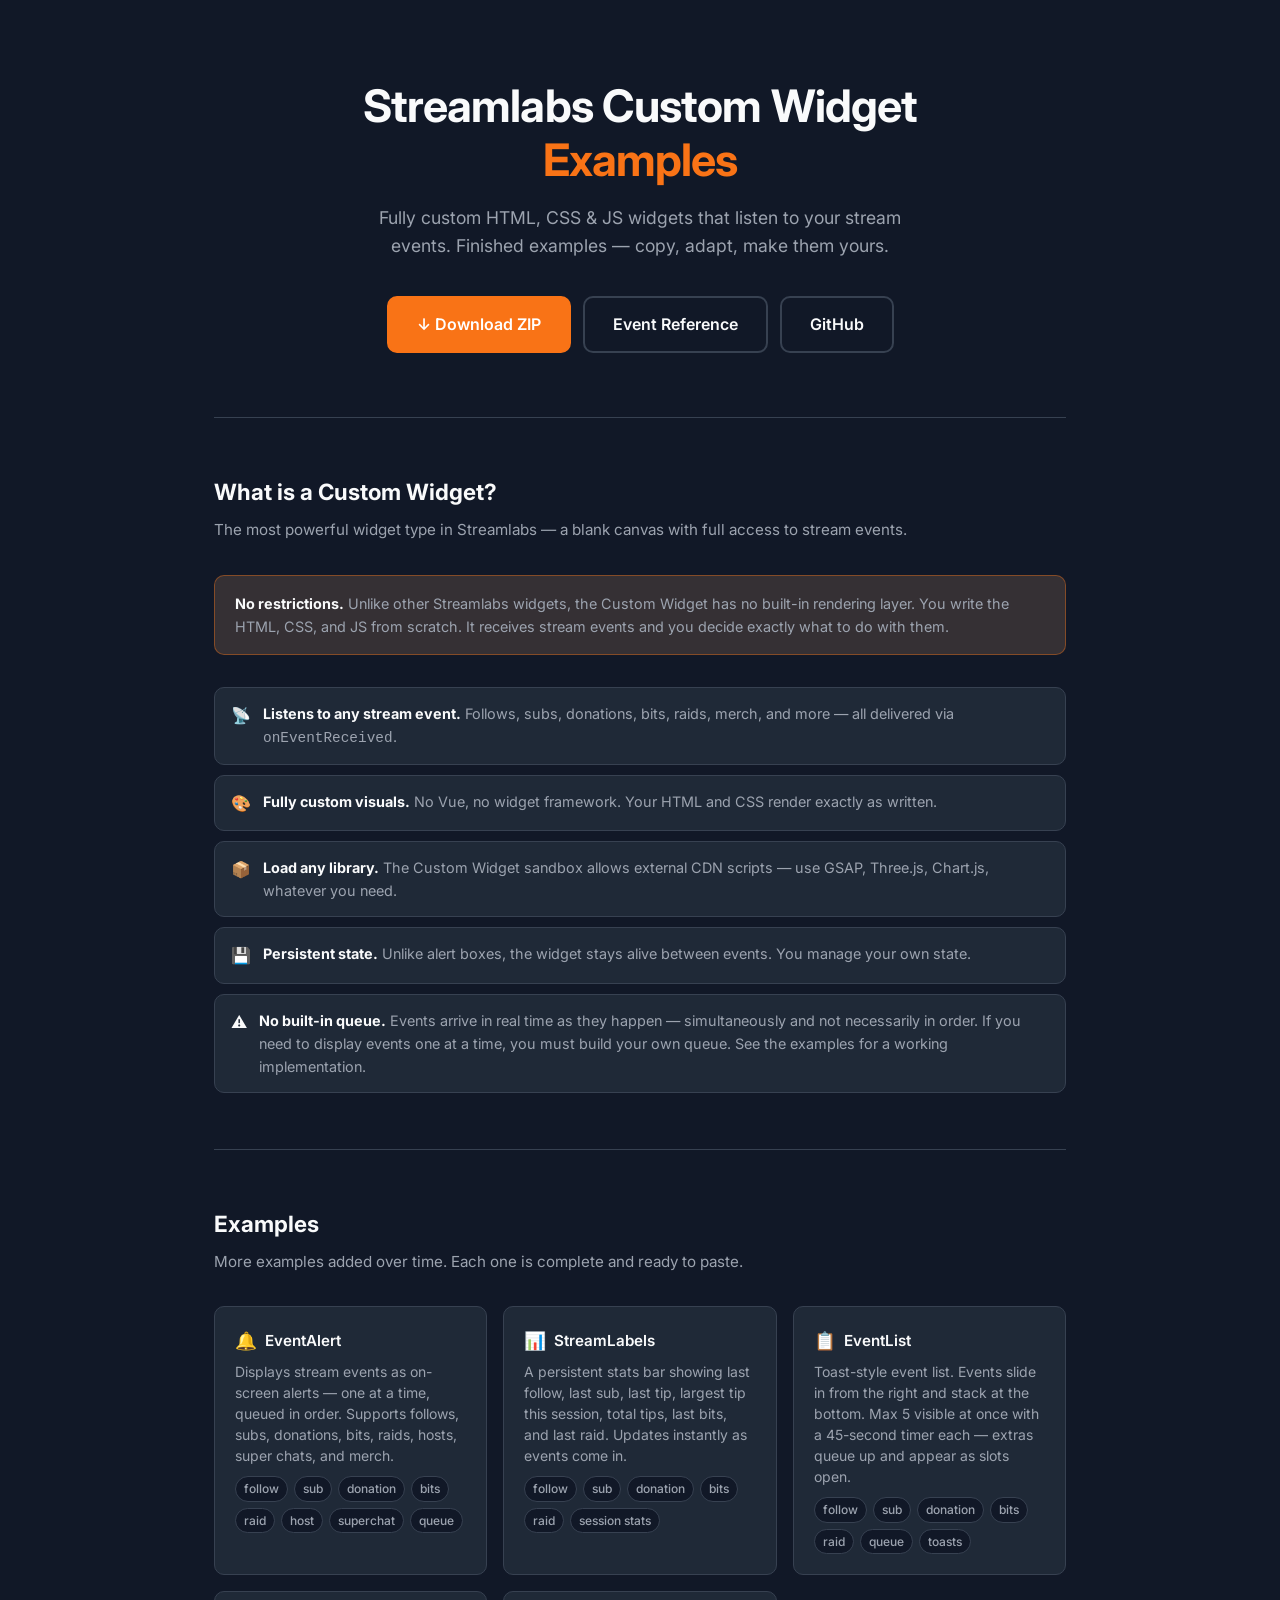
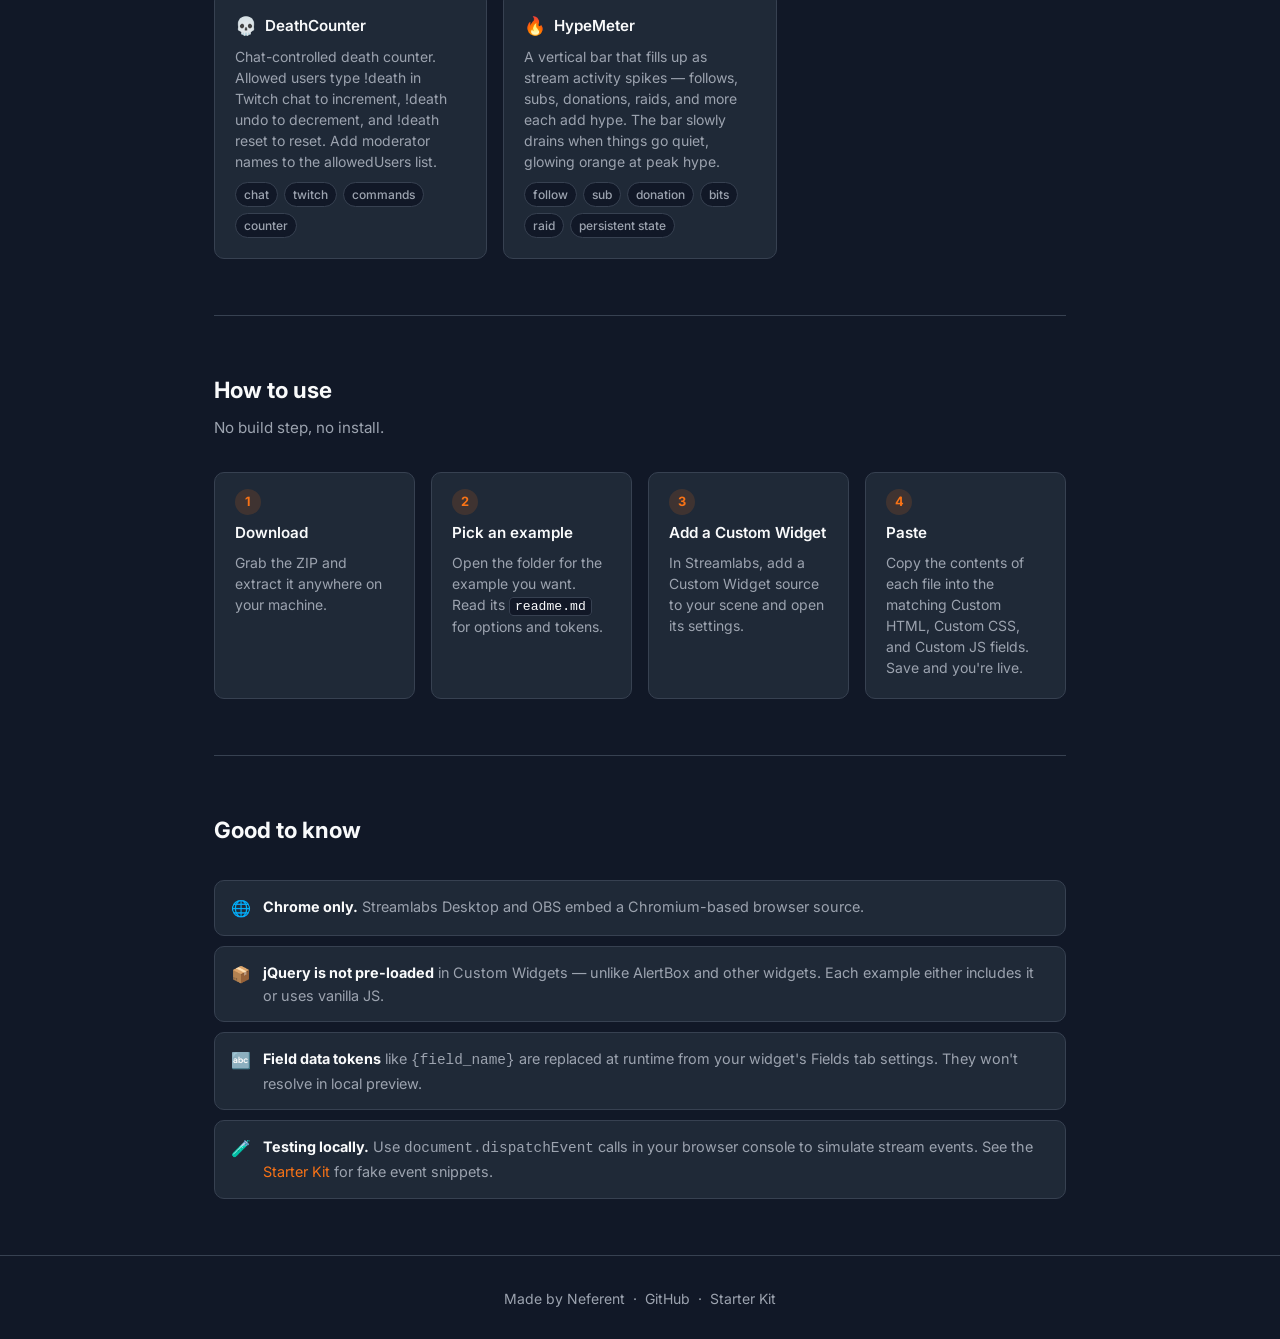
<file: docs/index.html>
<!DOCTYPE html>
<html lang="en">
<head>
  <meta charset="UTF-8" />
  <meta name="viewport" content="width=device-width, initial-scale=1.0" />
  <title>Streamlabs Custom Widget Examples</title>
  <link rel="preconnect" href="https://fonts.googleapis.com" />
  <link rel="preconnect" href="https://fonts.gstatic.com" crossorigin />
  <link href="https://fonts.googleapis.com/css2?family=Inter:wght@400;500;600;700&display=swap" rel="stylesheet" />
  <style>
    *, *::before, *::after { box-sizing: border-box; margin: 0; padding: 0; }

    :root {
      --bg:        #111827;
      --surface:   #1f2937;
      --border:    #374151;
      --text:      #f9fafb;
      --muted:     #9ca3af;
      --accent:    #f97316;
      --accent-h:  #ea6c0a;
      --radius:    10px;
    }

    body {
      font-family: 'Inter', sans-serif;
      background: var(--bg);
      color: var(--text);
      line-height: 1.6;
    }

    a { color: var(--accent); text-decoration: none; }
    a:hover { text-decoration: underline; }

    .container {
      max-width: 900px;
      margin: 0 auto;
      padding: 0 24px;
    }

    /* ── Hero ── */
    .hero {
      padding: 80px 24px 64px;
      text-align: center;
    }

    .hero h1 {
      font-size: clamp(1.8rem, 5vw, 2.8rem);
      font-weight: 700;
      letter-spacing: -0.02em;
      line-height: 1.2;
      margin-bottom: 16px;
    }

    .hero h1 span { color: var(--accent); }

    .hero p {
      font-size: 1.1rem;
      color: var(--muted);
      max-width: 580px;
      margin: 0 auto 36px;
    }

    .btn-group {
      display: flex;
      gap: 12px;
      justify-content: center;
      flex-wrap: wrap;
    }

    .btn {
      display: inline-flex;
      align-items: center;
      gap: 8px;
      padding: 14px 28px;
      border-radius: var(--radius);
      font-size: 1rem;
      font-weight: 600;
      cursor: pointer;
      transition: background 0.15s, color 0.15s, border-color 0.15s;
      text-decoration: none;
    }

    .btn-primary {
      background: var(--accent);
      color: #fff;
      border: 2px solid var(--accent);
    }
    .btn-primary:hover { background: var(--accent-h); border-color: var(--accent-h); text-decoration: none; }

    .btn-secondary {
      background: transparent;
      color: var(--text);
      border: 2px solid var(--border);
    }
    .btn-secondary:hover { border-color: var(--muted); text-decoration: none; }

    /* ── Sections ── */
    section {
      padding: 56px 0;
      border-top: 1px solid var(--border);
    }

    section h2 {
      font-size: 1.4rem;
      font-weight: 700;
      margin-bottom: 8px;
    }

    section .section-sub {
      color: var(--muted);
      margin-bottom: 32px;
      font-size: 0.95rem;
    }

    /* ── Example cards ── */
    .grid {
      display: grid;
      grid-template-columns: repeat(auto-fill, minmax(260px, 1fr));
      gap: 16px;
    }

    .card {
      background: var(--surface);
      border: 1px solid var(--border);
      border-radius: var(--radius);
      padding: 20px;
    }

    .card h3 {
      font-size: 0.95rem;
      font-weight: 600;
      margin-bottom: 6px;
      display: flex;
      align-items: center;
      gap: 8px;
    }

    .card h3 .icon { font-size: 1.1rem; }

    .card p {
      font-size: 0.875rem;
      color: var(--muted);
      line-height: 1.5;
    }

    .tag-list {
      display: flex;
      flex-wrap: wrap;
      gap: 6px;
      margin-top: 10px;
    }

    .tag {
      font-size: 0.75rem;
      font-weight: 500;
      padding: 2px 8px;
      border-radius: 99px;
      background: var(--bg);
      border: 1px solid var(--border);
      color: var(--muted);
    }

    /* ── Steps ── */
    .steps {
      display: grid;
      grid-template-columns: repeat(auto-fill, minmax(200px, 1fr));
      gap: 16px;
      counter-reset: steps;
    }

    .step {
      background: var(--surface);
      border: 1px solid var(--border);
      border-radius: var(--radius);
      padding: 20px;
      counter-increment: steps;
      position: relative;
      padding-top: 48px;
    }

    .step::before {
      content: counter(steps);
      position: absolute;
      top: 16px;
      left: 20px;
      font-size: 0.8rem;
      font-weight: 700;
      color: var(--accent);
      background: color-mix(in srgb, var(--accent) 15%, transparent);
      width: 26px;
      height: 26px;
      border-radius: 50%;
      display: flex;
      align-items: center;
      justify-content: center;
    }

    .step h3 { font-size: 0.95rem; font-weight: 600; margin-bottom: 6px; }
    .step p { font-size: 0.875rem; color: var(--muted); line-height: 1.5; }
    .step code {
      font-family: monospace;
      font-size: 0.82rem;
      background: var(--bg);
      border: 1px solid var(--border);
      border-radius: 4px;
      padding: 1px 5px;
      color: var(--text);
    }

    /* ── Notes ── */
    .note-list { display: flex; flex-direction: column; gap: 10px; }

    .note {
      display: flex;
      gap: 12px;
      align-items: flex-start;
      background: var(--surface);
      border: 1px solid var(--border);
      border-radius: var(--radius);
      padding: 14px 16px;
      font-size: 0.9rem;
    }

    .note .note-icon { font-size: 1rem; flex-shrink: 0; margin-top: 1px; }
    .note p { color: var(--muted); }
    .note strong { color: var(--text); }

    /* ── Callout ── */
    .callout {
      background: color-mix(in srgb, var(--accent) 10%, var(--surface));
      border: 1px solid color-mix(in srgb, var(--accent) 40%, transparent);
      border-radius: var(--radius);
      padding: 16px 20px;
      font-size: 0.9rem;
      color: var(--muted);
      margin-bottom: 32px;
    }

    .callout strong { color: var(--text); }

    /* ── Footer ── */
    footer {
      border-top: 1px solid var(--border);
      padding: 32px 24px;
      text-align: center;
      font-size: 0.875rem;
      color: var(--muted);
    }

    footer a { color: var(--muted); }
    footer a:hover { color: var(--text); }
  </style>
</head>
<body>

  <header class="hero">
    <div class="container">
      <h1>Streamlabs Custom Widget<br/><span>Examples</span></h1>
      <p>Fully custom HTML, CSS &amp; JS widgets that listen to your stream events. Finished examples — copy, adapt, make them yours.</p>
      <div class="btn-group">
        <a class="btn btn-primary" href="https://github.com/Neferent/streamlabs-custom-widget-examples/archive/refs/heads/master.zip">
          ↓ Download ZIP
        </a>
        <a class="btn btn-secondary" href="events.html">
          Event Reference
        </a>
        <a class="btn btn-secondary" href="https://github.com/Neferent/streamlabs-custom-widget-examples" target="_blank" rel="noopener">
          GitHub
        </a>
      </div>
    </div>
  </header>

  <main class="container">

    <!-- ── What's a Custom Widget ── -->
    <section>
      <h2>What is a Custom Widget?</h2>
      <p class="section-sub">The most powerful widget type in Streamlabs — a blank canvas with full access to stream events.</p>
      <div class="callout">
        <strong>No restrictions.</strong> Unlike other Streamlabs widgets, the Custom Widget has no built-in rendering layer. You write the HTML, CSS, and JS from scratch. It receives stream events and you decide exactly what to do with them.
      </div>
      <div class="note-list">
        <div class="note">
          <span class="note-icon">📡</span>
          <p><strong>Listens to any stream event.</strong> Follows, subs, donations, bits, raids, merch, and more — all delivered via <code>onEventReceived</code>.</p>
        </div>
        <div class="note">
          <span class="note-icon">🎨</span>
          <p><strong>Fully custom visuals.</strong> No Vue, no widget framework. Your HTML and CSS render exactly as written.</p>
        </div>
        <div class="note">
          <span class="note-icon">📦</span>
          <p><strong>Load any library.</strong> The Custom Widget sandbox allows external CDN scripts — use GSAP, Three.js, Chart.js, whatever you need.</p>
        </div>
        <div class="note">
          <span class="note-icon">💾</span>
          <p><strong>Persistent state.</strong> Unlike alert boxes, the widget stays alive between events. You manage your own state.</p>
        </div>
        <div class="note">
          <span class="note-icon">⚠️</span>
          <p><strong>No built-in queue.</strong> Events arrive in real time as they happen — simultaneously and not necessarily in order. If you need to display events one at a time, you must build your own queue. See the examples for a working implementation.</p>
        </div>
      </div>
    </section>

    <!-- ── Examples ── -->
    <section>
      <h2>Examples</h2>
      <p class="section-sub">More examples added over time. Each one is complete and ready to paste.</p>
      <div class="grid" id="examples-grid">
        <!-- populated below -->
      </div>
    </section>

    <!-- ── How to use ── -->
    <section>
      <h2>How to use</h2>
      <p class="section-sub">No build step, no install.</p>
      <div class="steps">
        <div class="step">
          <h3>Download</h3>
          <p>Grab the ZIP and extract it anywhere on your machine.</p>
        </div>
        <div class="step">
          <h3>Pick an example</h3>
          <p>Open the folder for the example you want. Read its <code>readme.md</code> for options and tokens.</p>
        </div>
        <div class="step">
          <h3>Add a Custom Widget</h3>
          <p>In Streamlabs, add a Custom Widget source to your scene and open its settings.</p>
        </div>
        <div class="step">
          <h3>Paste</h3>
          <p>Copy the contents of each file into the matching Custom HTML, Custom CSS, and Custom JS fields. Save and you're live.</p>
        </div>
      </div>
    </section>

    <!-- ── Notes ── -->
    <section>
      <h2>Good to know</h2>
      <p class="section-sub"></p>
      <div class="note-list">
        <div class="note">
          <span class="note-icon">🌐</span>
          <p><strong>Chrome only.</strong> Streamlabs Desktop and OBS embed a Chromium-based browser source.</p>
        </div>
        <div class="note">
          <span class="note-icon">📦</span>
          <p><strong>jQuery is not pre-loaded</strong> in Custom Widgets — unlike AlertBox and other widgets. Each example either includes it or uses vanilla JS.</p>
        </div>
        <div class="note">
          <span class="note-icon">🔤</span>
          <p><strong>Field data tokens</strong> like <code>{field_name}</code> are replaced at runtime from your widget's Fields tab settings. They won't resolve in local preview.</p>
        </div>
        <div class="note">
          <span class="note-icon">🧪</span>
          <p><strong>Testing locally.</strong> Use <code>document.dispatchEvent</code> calls in your browser console to simulate stream events. See the <a href="https://github.com/Neferent/streamlabs-custom-code-starter" target="_blank" rel="noopener">Starter Kit</a> for fake event snippets.</p>
        </div>
      </div>
    </section>

  </main>

  <footer>
    <p>
      Made by <a href="https://github.com/Neferent" target="_blank" rel="noopener">Neferent</a>
      &nbsp;·&nbsp;
      <a href="https://github.com/Neferent/streamlabs-custom-widget-examples" target="_blank" rel="noopener">GitHub</a>
      &nbsp;·&nbsp;
      <a href="https://github.com/Neferent/streamlabs-custom-code-starter" target="_blank" rel="noopener">Starter Kit</a>
    </p>
  </footer>

  <script>
    // Examples are defined here so the page stays accurate as the repo grows.
    // Add an entry for each new example folder added to the repo.
    const examples = [
      { icon: '🔔', title: 'EventAlert', description: 'Displays stream events as on-screen alerts — one at a time, queued in order. Supports follows, subs, donations, bits, raids, hosts, super chats, and merch.', tags: ['follow', 'sub', 'donation', 'bits', 'raid', 'host', 'superchat', 'queue'] },
      { icon: '📊', title: 'StreamLabels', description: 'A persistent stats bar showing last follow, last sub, last tip, largest tip this session, total tips, last bits, and last raid. Updates instantly as events come in.', tags: ['follow', 'sub', 'donation', 'bits', 'raid', 'session stats'] },
      { icon: '📋', title: 'EventList', description: 'Toast-style event list. Events slide in from the right and stack at the bottom. Max 5 visible at once with a 45-second timer each — extras queue up and appear as slots open.', tags: ['follow', 'sub', 'donation', 'bits', 'raid', 'queue', 'toasts'] },
      { icon: '💀', title: 'DeathCounter', description: 'Chat-controlled death counter. Allowed users type !death in Twitch chat to increment, !death undo to decrement, and !death reset to reset. Add moderator names to the allowedUsers list.', tags: ['chat', 'twitch', 'commands', 'counter'] },
      { icon: '🔥', title: 'HypeMeter', description: 'A vertical bar that fills up as stream activity spikes — follows, subs, donations, raids, and more each add hype. The bar slowly drains when things go quiet, glowing orange at peak hype.', tags: ['follow', 'sub', 'donation', 'bits', 'raid', 'persistent state'] },
    ];

    const grid = document.getElementById('examples-grid');
    if (examples.length === 0) {
      grid.innerHTML = '<p style="color:var(--muted);font-size:0.9rem;">Examples coming soon.</p>';
    } else {
      grid.innerHTML = examples.map(e => `
        <div class="card">
          <h3><span class="icon">${e.icon}</span> ${e.title}</h3>
          <p>${e.description}</p>
          ${e.tags.length ? `<div class="tag-list">${e.tags.map(t => `<span class="tag">${t}</span>`).join('')}</div>` : ''}
        </div>
      `).join('');
    }
  </script>

</body>
</html>
</file>
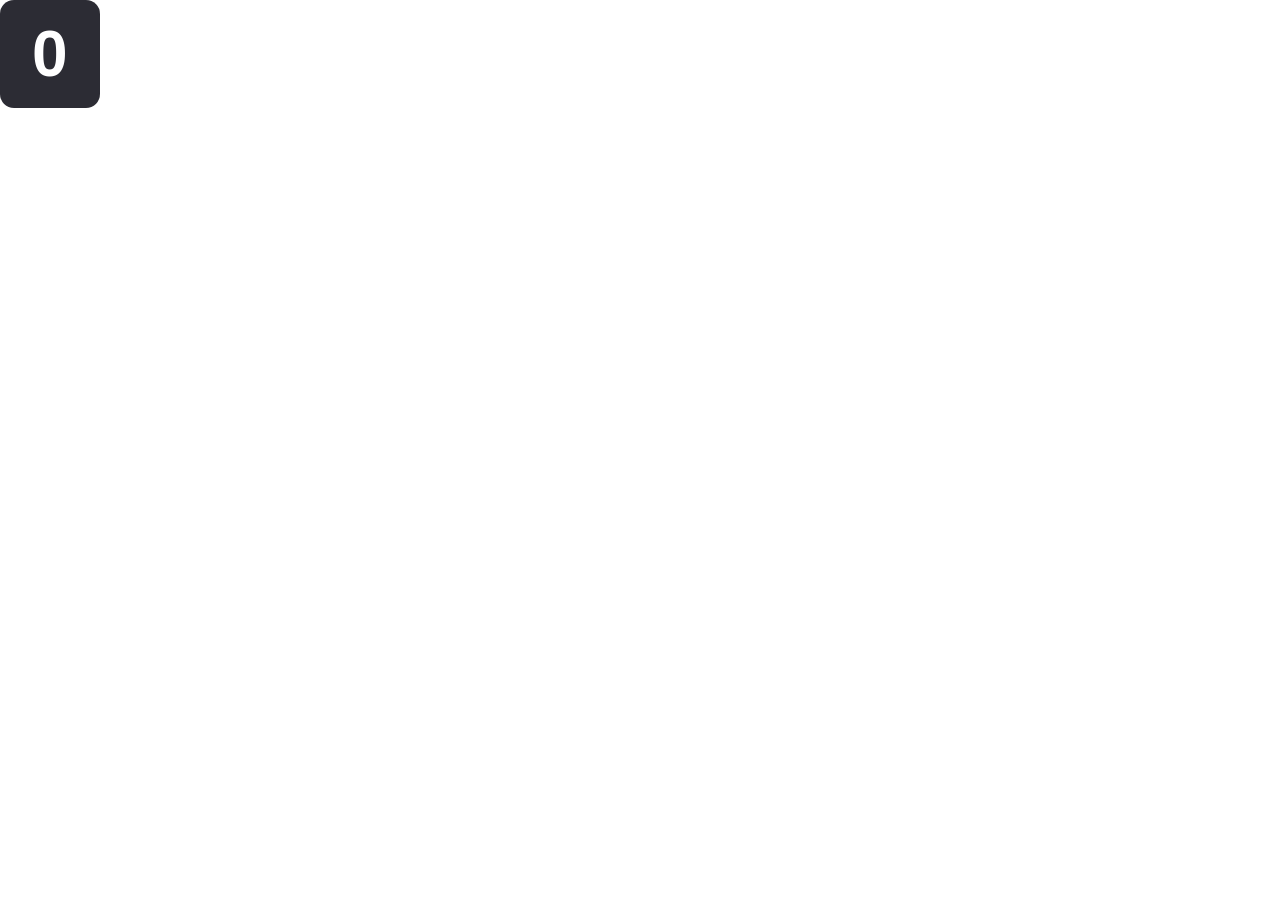
<file: DeathCounter/DeathCounter.html>
<html>
  <head>
    <title>Streamlabs || Death Counter</title>
  </head>
  <link rel="stylesheet" type="text/css" href="DeathCounter.css" />
  <script type="text/javascript" src="DeathCounter.js"></script>
  <body>
    <!-- Copy and paste ALL CODE from inside the body element into the Custom Widget's Custom HTML -->

    <div id="counter-wrap">
      <div id="counter-icon"></div>
      <div id="counter-value">0</div>
      <div id="counter-label"></div>
    </div>

  </body>
</html>
</file>
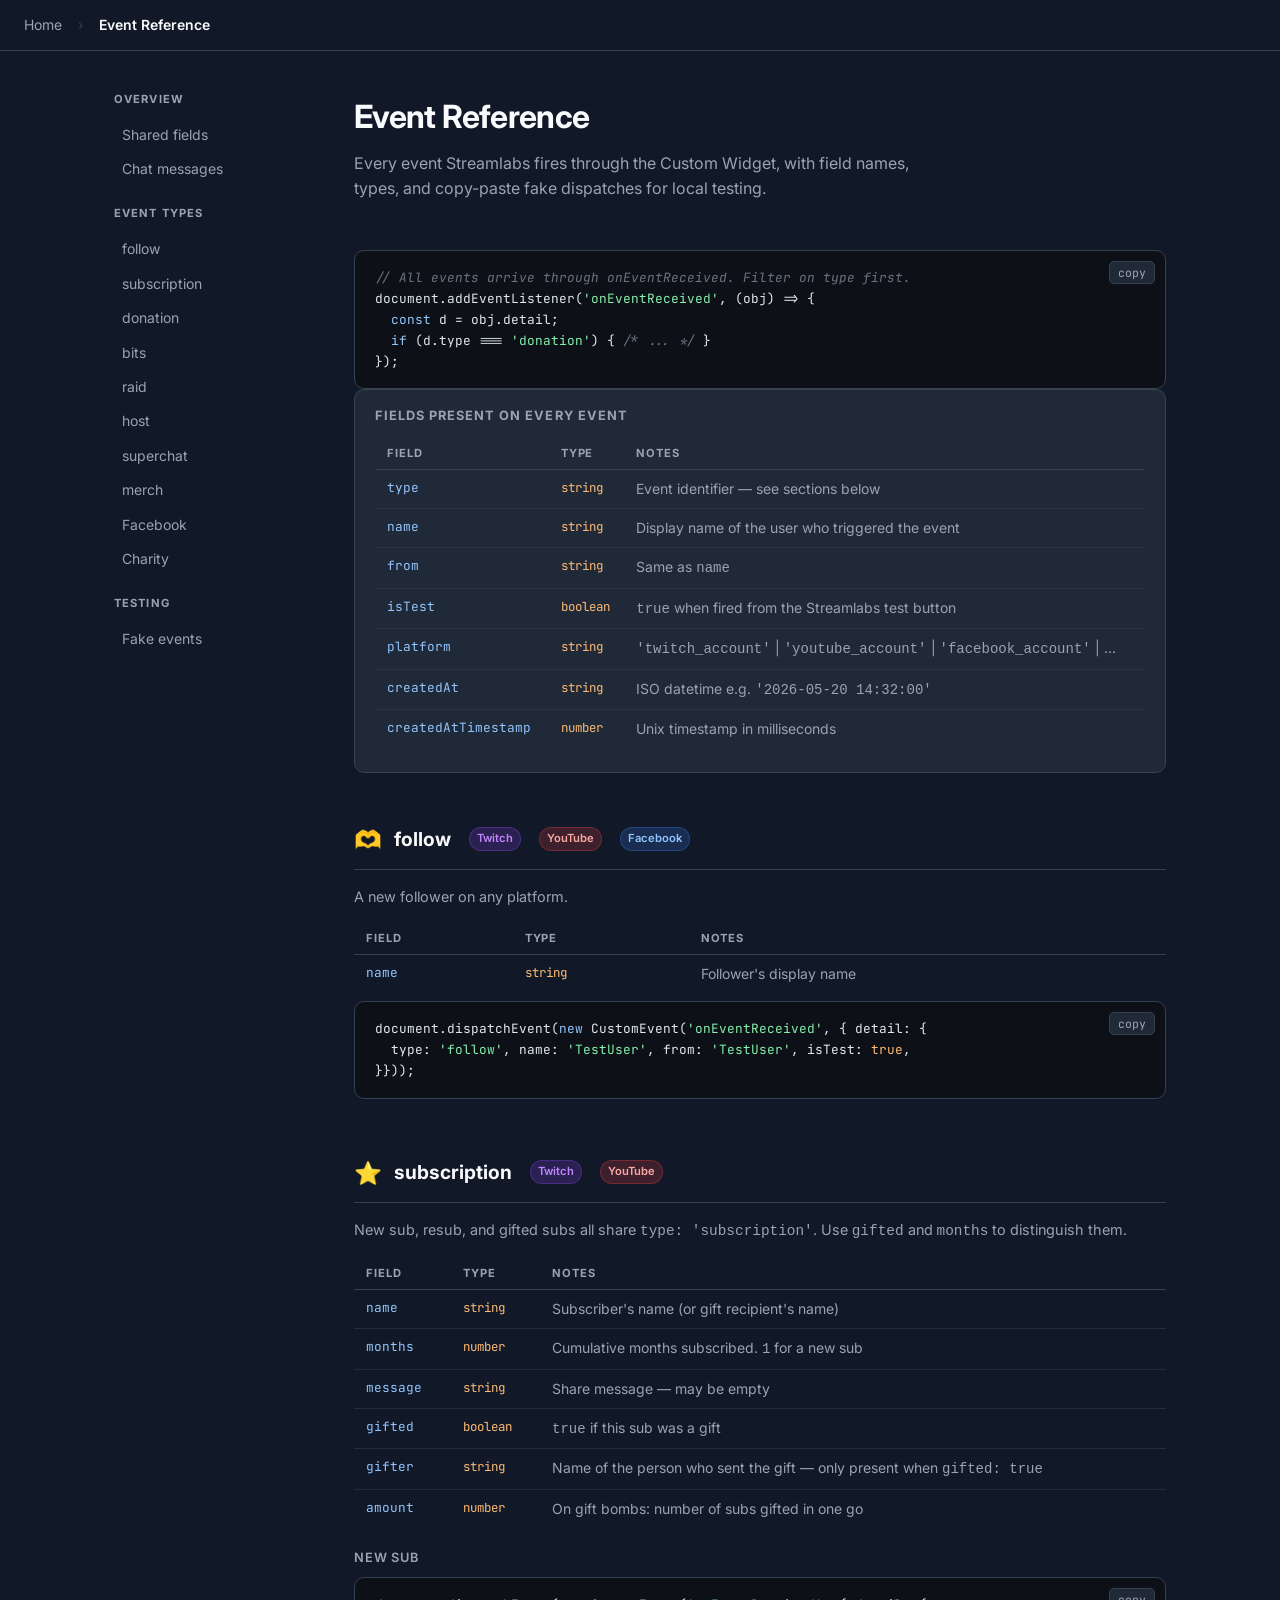
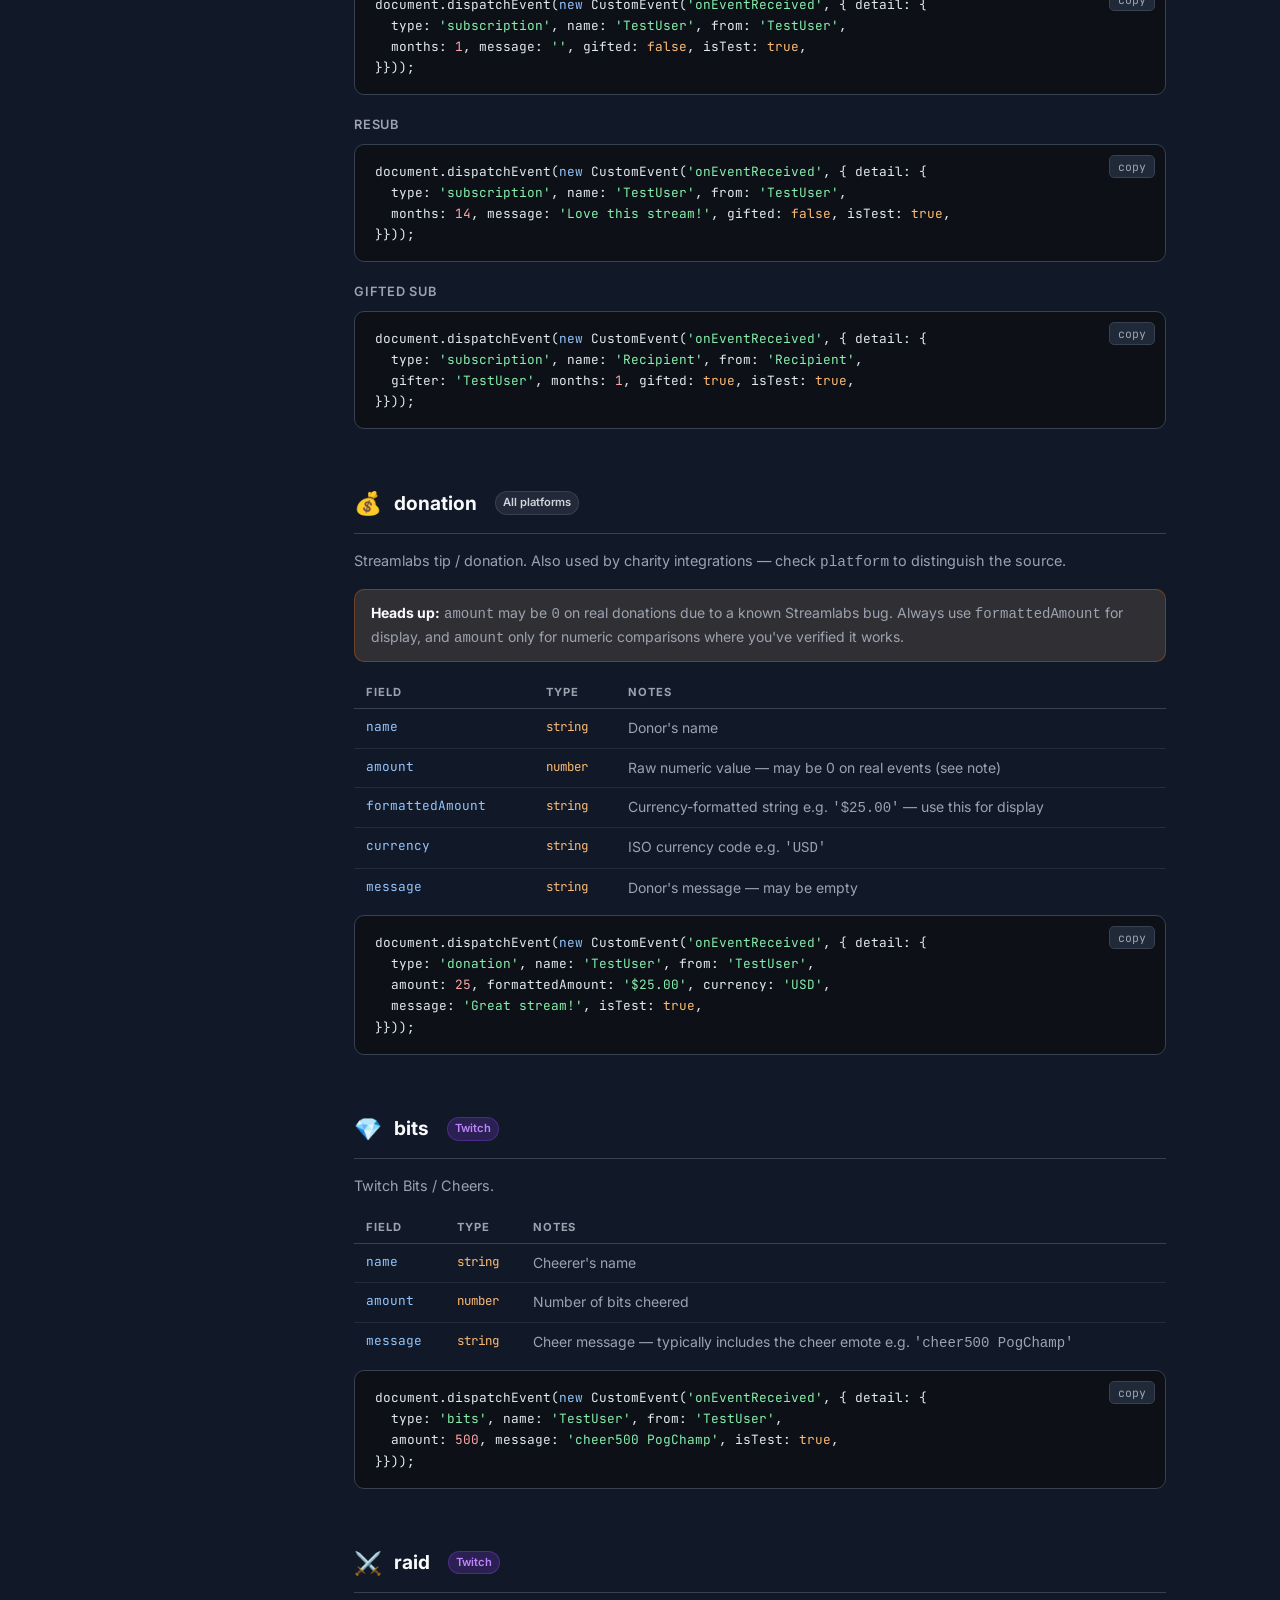
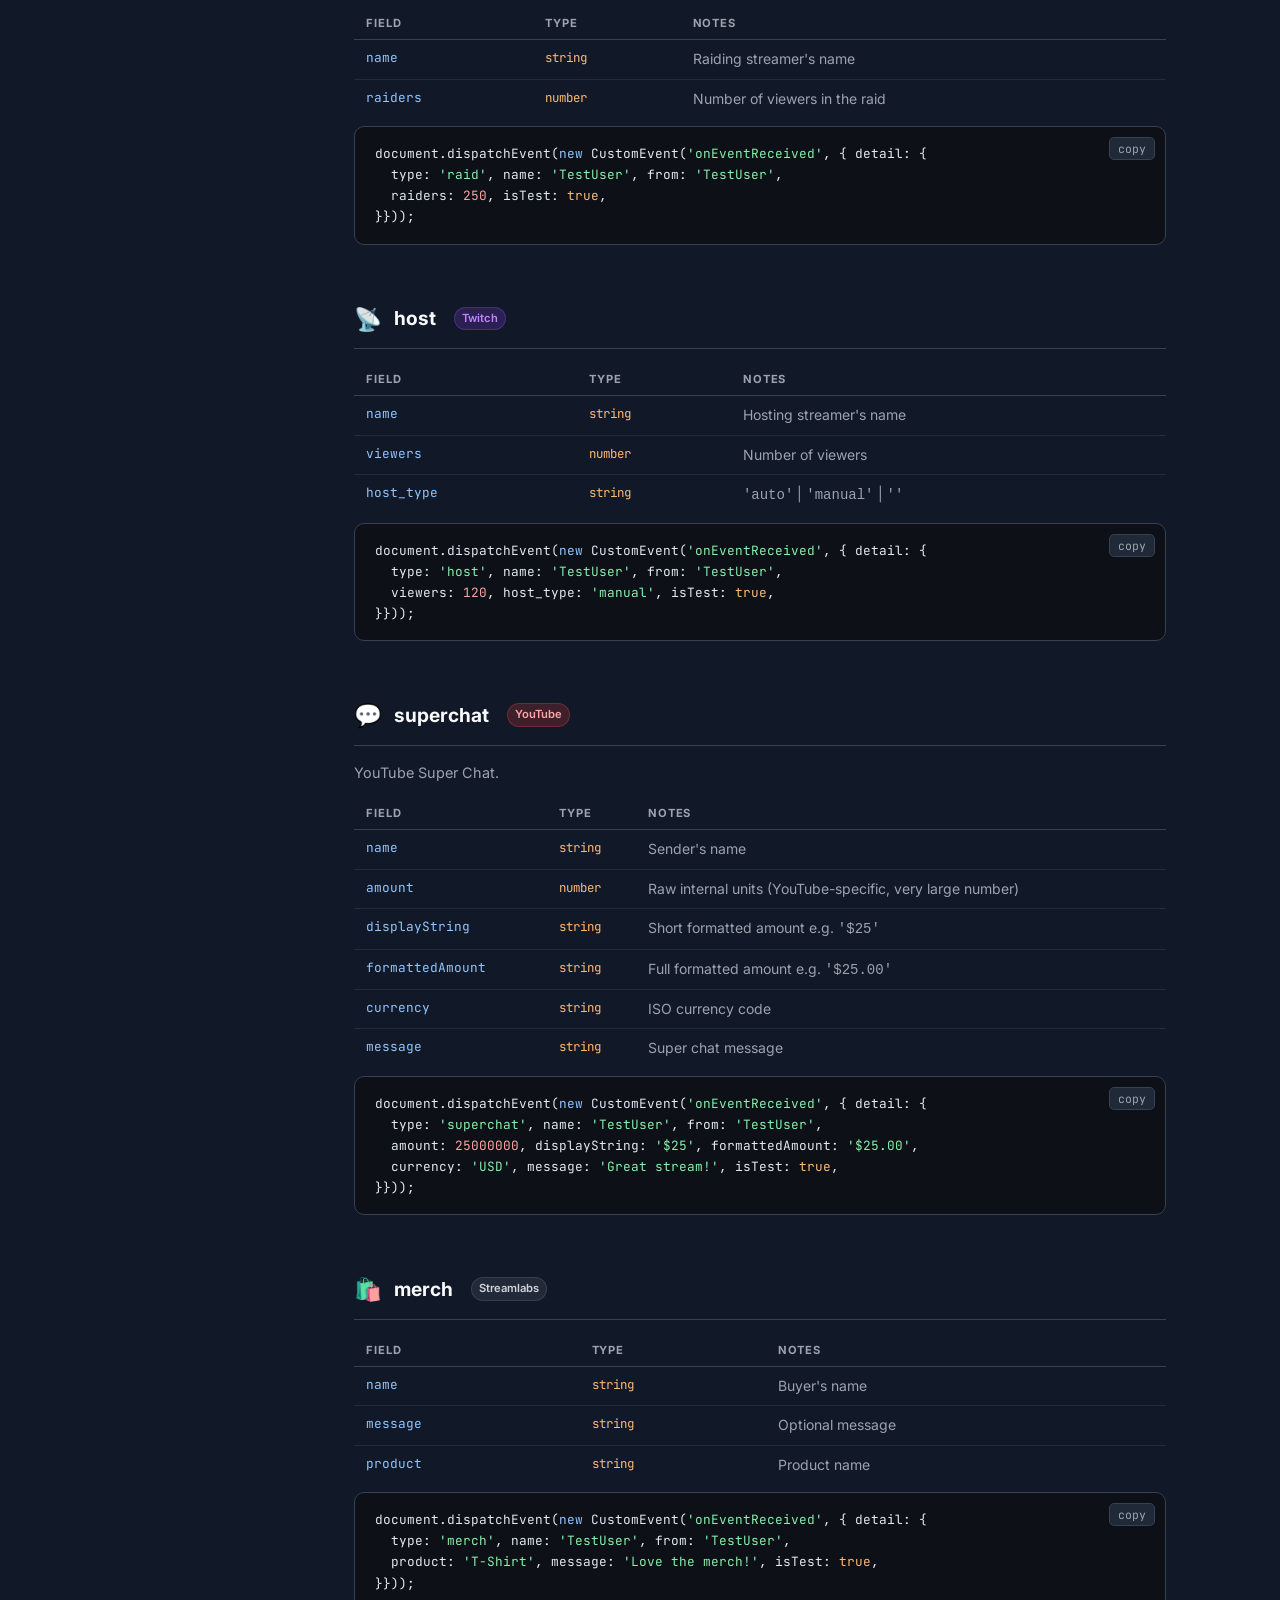
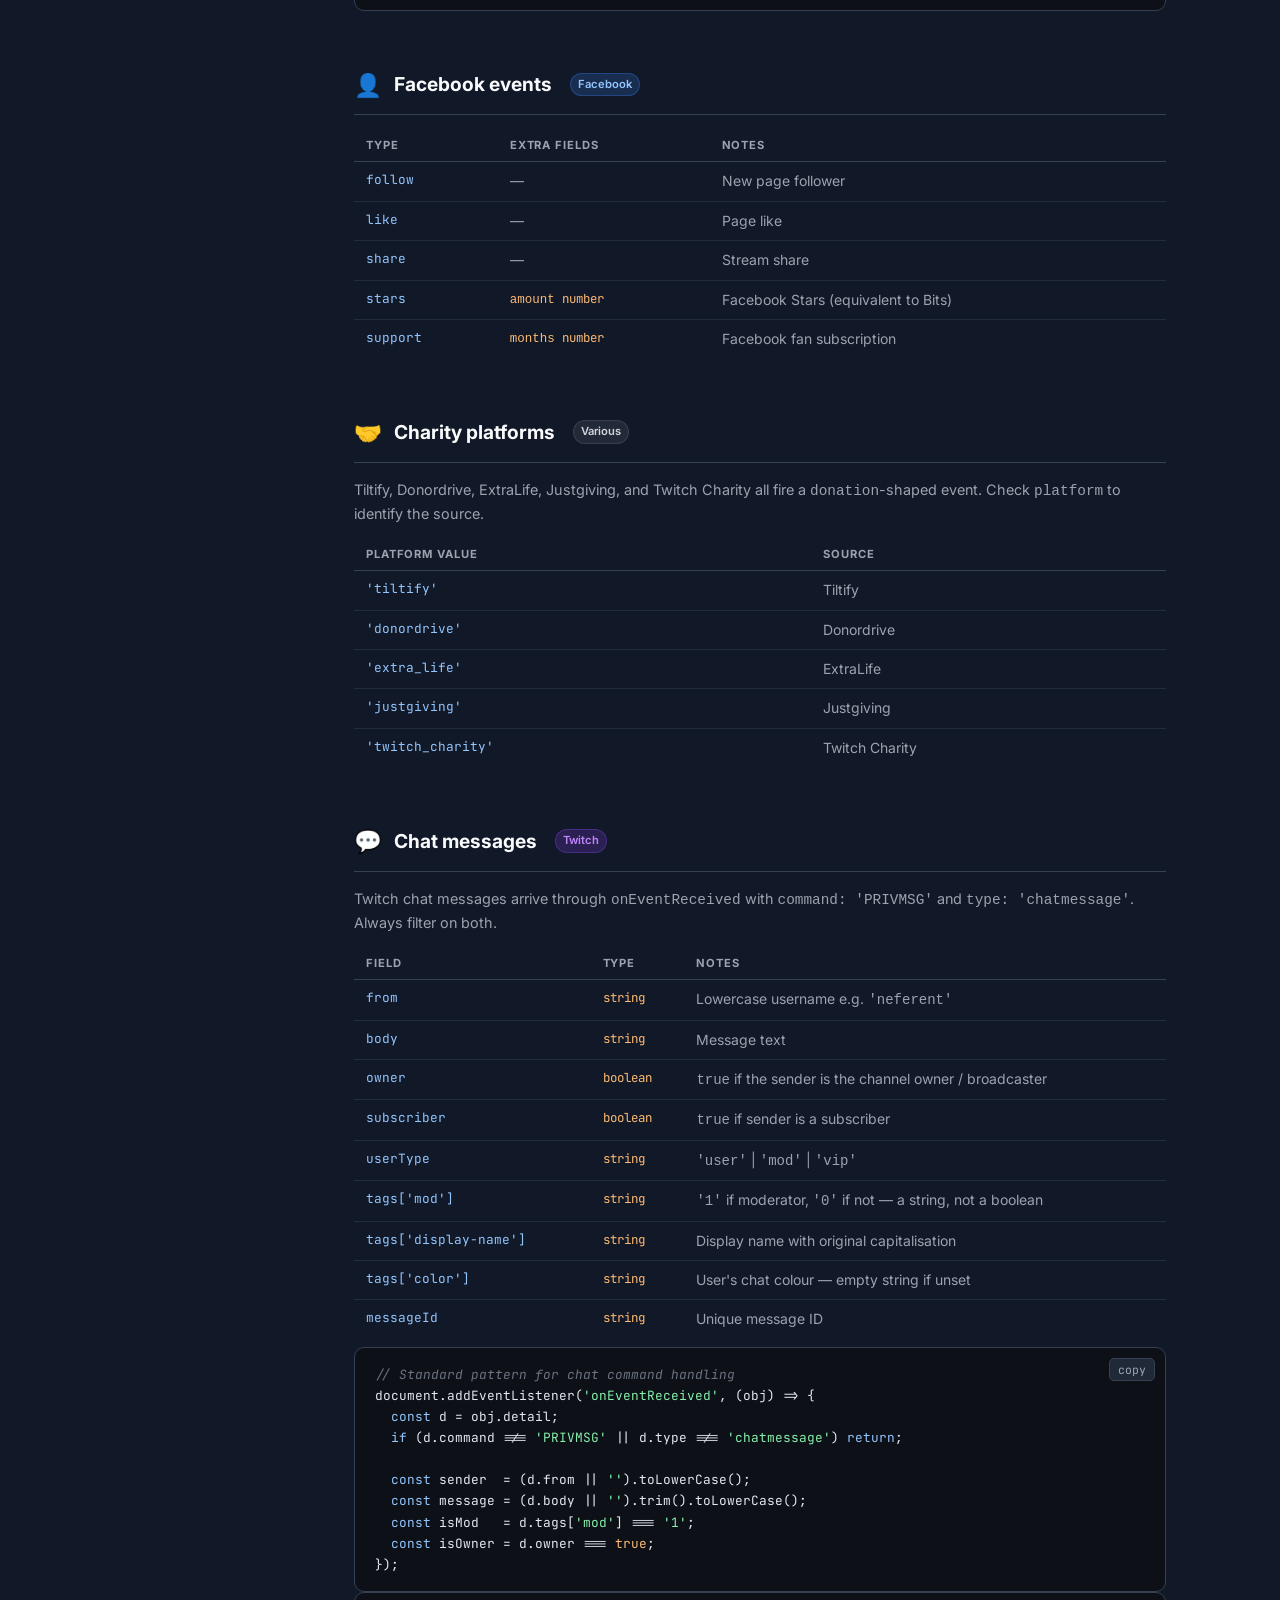
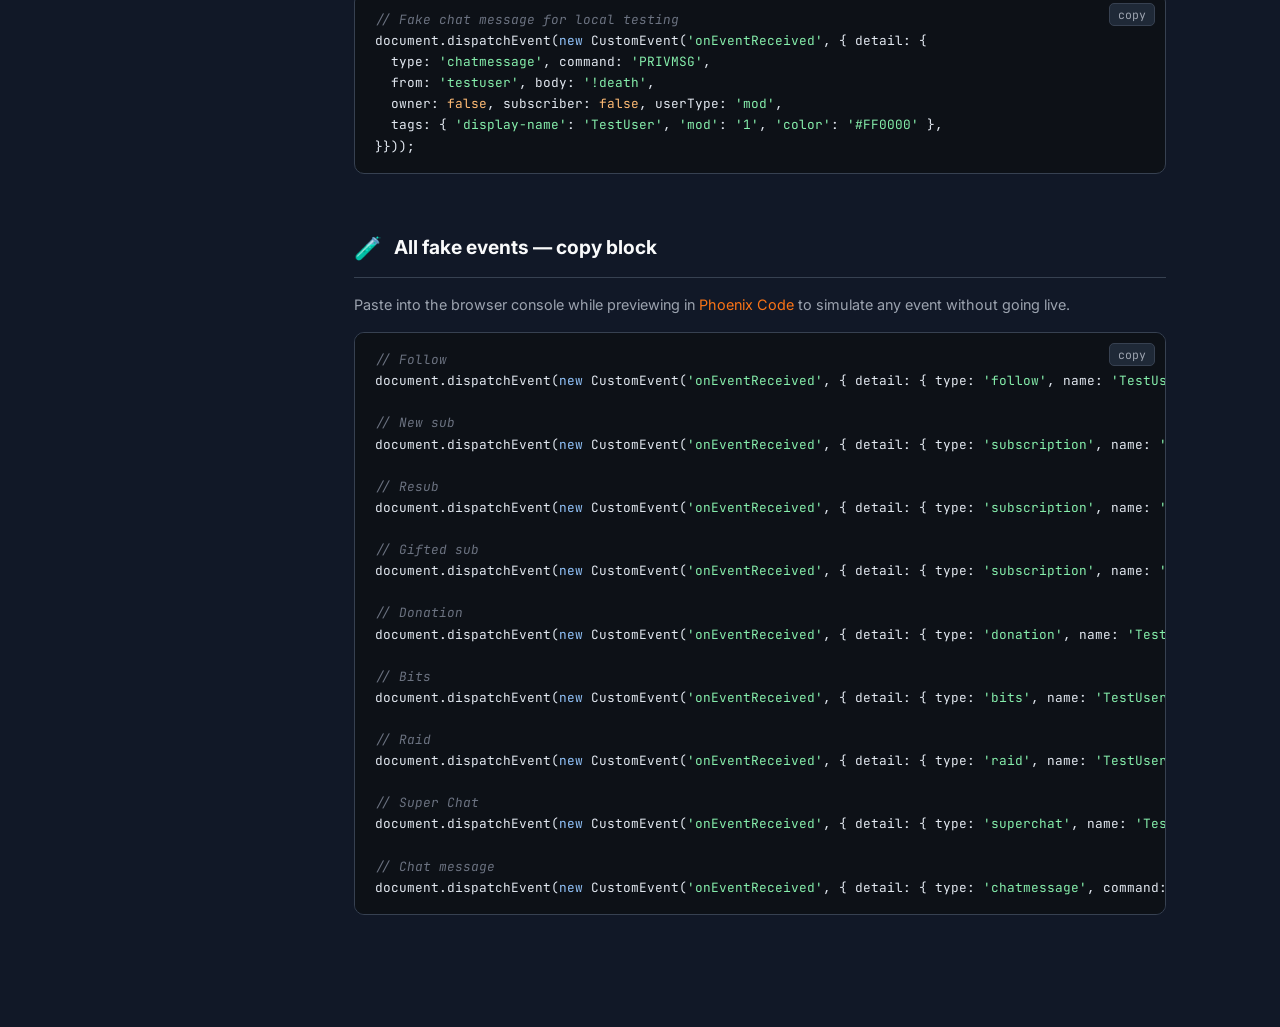
<file: docs/events.html>
<!DOCTYPE html>
<html lang="en">
<head>
  <meta charset="UTF-8" />
  <meta name="viewport" content="width=device-width, initial-scale=1.0" />
  <title>Event Reference — Streamlabs Custom Widget Examples</title>
  <link rel="preconnect" href="https://fonts.googleapis.com" />
  <link rel="preconnect" href="https://fonts.gstatic.com" crossorigin />
  <link href="https://fonts.googleapis.com/css2?family=Inter:wght@400;500;600;700&family=JetBrains+Mono:wght@400;500&display=swap" rel="stylesheet" />
  <style>
    *, *::before, *::after { box-sizing: border-box; margin: 0; padding: 0; }

    :root {
      --bg:        #111827;
      --surface:   #1f2937;
      --surface2:  #0d1117;
      --border:    #374151;
      --text:      #f9fafb;
      --muted:     #9ca3af;
      --accent:    #f97316;
      --radius:    10px;
      --mono:      'JetBrains Mono', monospace;
    }

    body {
      font-family: 'Inter', sans-serif;
      background: var(--bg);
      color: var(--text);
      line-height: 1.6;
    }

    a { color: var(--accent); text-decoration: none; }
    a:hover { text-decoration: underline; }

    /* ── Nav ── */
    nav {
      border-bottom: 1px solid var(--border);
      padding: 14px 24px;
      display: flex;
      align-items: center;
      gap: 16px;
      font-size: 0.875rem;
    }

    nav a { color: var(--muted); }
    nav a:hover { color: var(--text); text-decoration: none; }
    nav .sep { color: var(--border); }
    nav .current { color: var(--text); font-weight: 600; }

    /* ── Layout ── */
    .page {
      display: flex;
      max-width: 1100px;
      margin: 0 auto;
      padding: 0 24px;
      gap: 40px;
    }

    /* ── Sidebar ── */
    .sidebar {
      width: 200px;
      flex-shrink: 0;
      padding: 40px 0;
      position: sticky;
      top: 0;
      height: 100vh;
      overflow-y: auto;
    }

    .sidebar h3 {
      font-size: 0.7rem;
      font-weight: 700;
      letter-spacing: 0.1em;
      text-transform: uppercase;
      color: var(--muted);
      margin-bottom: 10px;
    }

    .sidebar ul {
      list-style: none;
      display: flex;
      flex-direction: column;
      gap: 2px;
    }

    .sidebar ul li a {
      display: block;
      padding: 5px 8px;
      border-radius: 6px;
      font-size: 0.875rem;
      color: var(--muted);
      transition: background 0.1s, color 0.1s;
    }

    .sidebar ul li a:hover {
      background: var(--surface);
      color: var(--text);
      text-decoration: none;
    }

    .sidebar .group + .group { margin-top: 20px; }

    /* ── Main content ── */
    .content {
      flex: 1;
      min-width: 0;
      padding: 40px 0 80px;
    }

    .content h1 {
      font-size: 2rem;
      font-weight: 700;
      letter-spacing: -0.02em;
      margin-bottom: 8px;
    }

    .content > .intro {
      color: var(--muted);
      font-size: 1rem;
      margin-bottom: 48px;
      max-width: 600px;
    }

    /* ── Event sections ── */
    .event-section {
      margin-bottom: 56px;
      scroll-margin-top: 24px;
    }

    .event-header {
      display: flex;
      align-items: center;
      gap: 12px;
      margin-bottom: 16px;
      padding-bottom: 12px;
      border-bottom: 1px solid var(--border);
    }

    .event-icon { font-size: 1.4rem; }

    .event-title {
      font-size: 1.2rem;
      font-weight: 700;
    }

    .event-desc {
      color: var(--muted);
      font-size: 0.9rem;
      margin-bottom: 16px;
      line-height: 1.5;
    }

    /* ── Sub-type headers ── */
    .subtype {
      font-size: 0.8rem;
      font-weight: 600;
      color: var(--muted);
      text-transform: uppercase;
      letter-spacing: 0.06em;
      margin: 20px 0 8px;
    }

    /* ── Code blocks ── */
    pre {
      background: var(--surface2);
      border: 1px solid var(--border);
      border-radius: var(--radius);
      padding: 16px 20px;
      font-family: var(--mono);
      font-size: 0.8rem;
      line-height: 1.65;
      overflow-x: auto;
      color: #e2e8f0;
      position: relative;
    }

    .copy-btn {
      position: absolute;
      top: 10px;
      right: 10px;
      background: var(--surface);
      border: 1px solid var(--border);
      color: var(--muted);
      font-family: var(--mono);
      font-size: 0.72rem;
      padding: 3px 8px;
      border-radius: 5px;
      cursor: pointer;
      transition: color 0.15s, border-color 0.15s;
    }
    .copy-btn:hover { color: var(--text); border-color: var(--muted); }
    .copy-btn.copied { color: #10b981; border-color: #10b981; }

    /* Syntax highlighting */
    .k { color: #93c5fd; } /* keyword / type string */
    .s { color: #86efac; } /* string value */
    .n { color: #fca5a5; } /* number */
    .b { color: #fdba74; } /* boolean */
    .c { color: #6b7280; font-style: italic; } /* comment */
    .p { color: #e2e8f0; } /* punctuation */

    /* ── Field table ── */
    .field-table {
      width: 100%;
      border-collapse: collapse;
      font-size: 0.875rem;
      margin-bottom: 8px;
    }

    .field-table th {
      text-align: left;
      font-size: 0.7rem;
      font-weight: 700;
      letter-spacing: 0.08em;
      text-transform: uppercase;
      color: var(--muted);
      padding: 6px 12px;
      border-bottom: 1px solid var(--border);
    }

    .field-table td {
      padding: 8px 12px;
      border-bottom: 1px solid rgba(55, 65, 81, 0.5);
      vertical-align: top;
    }

    .field-table tr:last-child td { border-bottom: none; }

    .field-table .fname {
      font-family: var(--mono);
      font-size: 0.8rem;
      color: #93c5fd;
      white-space: nowrap;
    }

    .field-table .ftype {
      font-family: var(--mono);
      font-size: 0.78rem;
      color: #fdba74;
      white-space: nowrap;
    }

    .field-table .fdesc { color: var(--muted); }

    .field-table tr:hover td { background: rgba(31, 41, 55, 0.4); }

    /* ── Note callout ── */
    .note {
      background: color-mix(in srgb, #f97316 8%, var(--surface));
      border: 1px solid color-mix(in srgb, #f97316 30%, transparent);
      border-radius: var(--radius);
      padding: 12px 16px;
      font-size: 0.875rem;
      color: var(--muted);
      margin-bottom: 16px;
    }
    .note strong { color: var(--text); }

    /* ── Shared fields box ── */
    .shared-fields {
      background: var(--surface);
      border: 1px solid var(--border);
      border-radius: var(--radius);
      padding: 16px 20px;
      margin-bottom: 48px;
    }
    .shared-fields h3 {
      font-size: 0.8rem;
      font-weight: 700;
      text-transform: uppercase;
      letter-spacing: 0.08em;
      color: var(--muted);
      margin-bottom: 12px;
    }

    /* ── Platform tags ── */
    .platform-tag {
      display: inline-block;
      font-size: 0.7rem;
      font-weight: 600;
      padding: 2px 7px;
      border-radius: 99px;
      margin-left: 6px;
      vertical-align: middle;
    }
    .pt-twitch  { background: rgba(145, 70, 255, 0.2); color: #c084fc; border: 1px solid rgba(145,70,255,0.3); }
    .pt-youtube { background: rgba(239, 68, 68, 0.2);  color: #fca5a5; border: 1px solid rgba(239,68,68,0.3); }
    .pt-fb      { background: rgba(59, 130, 246, 0.2); color: #93c5fd; border: 1px solid rgba(59,130,246,0.3); }
    .pt-all     { background: rgba(107, 114, 128, 0.2);color: #d1d5db; border: 1px solid rgba(107,114,128,0.3); }
  </style>
</head>
<body>

  <nav>
    <a href="index.html">Home</a>
    <span class="sep">›</span>
    <span class="current">Event Reference</span>
  </nav>

  <div class="page">

    <!-- ── Sidebar ── -->
    <aside class="sidebar">
      <div class="group">
        <h3>Overview</h3>
        <ul>
          <li><a href="#shared">Shared fields</a></li>
          <li><a href="#chat">Chat messages</a></li>
        </ul>
      </div>
      <div class="group">
        <h3>Event types</h3>
        <ul>
          <li><a href="#follow">follow</a></li>
          <li><a href="#subscription">subscription</a></li>
          <li><a href="#donation">donation</a></li>
          <li><a href="#bits">bits</a></li>
          <li><a href="#raid">raid</a></li>
          <li><a href="#host">host</a></li>
          <li><a href="#superchat">superchat</a></li>
          <li><a href="#merch">merch</a></li>
          <li><a href="#facebook">Facebook</a></li>
          <li><a href="#charity">Charity</a></li>
        </ul>
      </div>
      <div class="group">
        <h3>Testing</h3>
        <ul>
          <li><a href="#fake-events">Fake events</a></li>
        </ul>
      </div>
    </aside>

    <!-- ── Main ── -->
    <main class="content">

      <h1>Event Reference</h1>
      <p class="intro">Every event Streamlabs fires through the Custom Widget, with field names, types, and copy-paste fake dispatches for local testing.</p>

      <!-- Listening pattern -->
      <pre><button class="copy-btn">copy</button><span class="c">// All events arrive through onEventReceived. Filter on type first.</span>
document.addEventListener(<span class="s">'onEventReceived'</span>, (<span class="p">obj</span>) => {
  <span class="k">const</span> d = obj.detail;
  <span class="k">if</span> (d.type === <span class="s">'donation'</span>) { <span class="c">/* ... */</span> }
});</pre>

      <!-- Shared fields -->
      <div class="shared-fields" id="shared">
        <h3>Fields present on every event</h3>
        <table class="field-table">
          <thead><tr><th>Field</th><th>Type</th><th>Notes</th></tr></thead>
          <tbody>
            <tr><td class="fname">type</td><td class="ftype">string</td><td class="fdesc">Event identifier — see sections below</td></tr>
            <tr><td class="fname">name</td><td class="ftype">string</td><td class="fdesc">Display name of the user who triggered the event</td></tr>
            <tr><td class="fname">from</td><td class="ftype">string</td><td class="fdesc">Same as <code>name</code></td></tr>
            <tr><td class="fname">isTest</td><td class="ftype">boolean</td><td class="fdesc"><code>true</code> when fired from the Streamlabs test button</td></tr>
            <tr><td class="fname">platform</td><td class="ftype">string</td><td class="fdesc"><code>'twitch_account'</code> | <code>'youtube_account'</code> | <code>'facebook_account'</code> | …</td></tr>
            <tr><td class="fname">createdAt</td><td class="ftype">string</td><td class="fdesc">ISO datetime e.g. <code>'2026-05-20 14:32:00'</code></td></tr>
            <tr><td class="fname">createdAtTimestamp</td><td class="ftype">number</td><td class="fdesc">Unix timestamp in milliseconds</td></tr>
          </tbody>
        </table>
      </div>

      <!-- ── follow ── -->
      <div class="event-section" id="follow">
        <div class="event-header">
          <span class="event-icon">🫶</span>
          <span class="event-title">follow</span>
          <span class="platform-tag pt-twitch">Twitch</span>
          <span class="platform-tag pt-youtube">YouTube</span>
          <span class="platform-tag pt-fb">Facebook</span>
        </div>
        <p class="event-desc">A new follower on any platform.</p>
        <table class="field-table">
          <thead><tr><th>Field</th><th>Type</th><th>Notes</th></tr></thead>
          <tbody>
            <tr><td class="fname">name</td><td class="ftype">string</td><td class="fdesc">Follower's display name</td></tr>
          </tbody>
        </table>
        <pre><button class="copy-btn">copy</button>document.dispatchEvent(<span class="k">new</span> CustomEvent(<span class="s">'onEventReceived'</span>, { detail: {
  type: <span class="s">'follow'</span>, name: <span class="s">'TestUser'</span>, from: <span class="s">'TestUser'</span>, isTest: <span class="b">true</span>,
}}));</pre>
      </div>

      <!-- ── subscription ── -->
      <div class="event-section" id="subscription">
        <div class="event-header">
          <span class="event-icon">⭐</span>
          <span class="event-title">subscription</span>
          <span class="platform-tag pt-twitch">Twitch</span>
          <span class="platform-tag pt-youtube">YouTube</span>
        </div>
        <p class="event-desc">New sub, resub, and gifted subs all share <code>type: 'subscription'</code>. Use <code>gifted</code> and <code>months</code> to distinguish them.</p>
        <table class="field-table">
          <thead><tr><th>Field</th><th>Type</th><th>Notes</th></tr></thead>
          <tbody>
            <tr><td class="fname">name</td><td class="ftype">string</td><td class="fdesc">Subscriber's name (or gift recipient's name)</td></tr>
            <tr><td class="fname">months</td><td class="ftype">number</td><td class="fdesc">Cumulative months subscribed. <code>1</code> for a new sub</td></tr>
            <tr><td class="fname">message</td><td class="ftype">string</td><td class="fdesc">Share message — may be empty</td></tr>
            <tr><td class="fname">gifted</td><td class="ftype">boolean</td><td class="fdesc"><code>true</code> if this sub was a gift</td></tr>
            <tr><td class="fname">gifter</td><td class="ftype">string</td><td class="fdesc">Name of the person who sent the gift — only present when <code>gifted: true</code></td></tr>
            <tr><td class="fname">amount</td><td class="ftype">number</td><td class="fdesc">On gift bombs: number of subs gifted in one go</td></tr>
          </tbody>
        </table>

        <div class="subtype">New sub</div>
        <pre><button class="copy-btn">copy</button>document.dispatchEvent(<span class="k">new</span> CustomEvent(<span class="s">'onEventReceived'</span>, { detail: {
  type: <span class="s">'subscription'</span>, name: <span class="s">'TestUser'</span>, from: <span class="s">'TestUser'</span>,
  months: <span class="n">1</span>, message: <span class="s">''</span>, gifted: <span class="b">false</span>, isTest: <span class="b">true</span>,
}}));</pre>

        <div class="subtype">Resub</div>
        <pre><button class="copy-btn">copy</button>document.dispatchEvent(<span class="k">new</span> CustomEvent(<span class="s">'onEventReceived'</span>, { detail: {
  type: <span class="s">'subscription'</span>, name: <span class="s">'TestUser'</span>, from: <span class="s">'TestUser'</span>,
  months: <span class="n">14</span>, message: <span class="s">'Love this stream!'</span>, gifted: <span class="b">false</span>, isTest: <span class="b">true</span>,
}}));</pre>

        <div class="subtype">Gifted sub</div>
        <pre><button class="copy-btn">copy</button>document.dispatchEvent(<span class="k">new</span> CustomEvent(<span class="s">'onEventReceived'</span>, { detail: {
  type: <span class="s">'subscription'</span>, name: <span class="s">'Recipient'</span>, from: <span class="s">'Recipient'</span>,
  gifter: <span class="s">'TestUser'</span>, months: <span class="n">1</span>, gifted: <span class="b">true</span>, isTest: <span class="b">true</span>,
}}));</pre>
      </div>

      <!-- ── donation ── -->
      <div class="event-section" id="donation">
        <div class="event-header">
          <span class="event-icon">💰</span>
          <span class="event-title">donation</span>
          <span class="platform-tag pt-all">All platforms</span>
        </div>
        <p class="event-desc">Streamlabs tip / donation. Also used by charity integrations — check <code>platform</code> to distinguish the source.</p>
        <div class="note"><strong>Heads up:</strong> <code>amount</code> may be <code>0</code> on real donations due to a known Streamlabs bug. Always use <code>formattedAmount</code> for display, and <code>amount</code> only for numeric comparisons where you've verified it works.</div>
        <table class="field-table">
          <thead><tr><th>Field</th><th>Type</th><th>Notes</th></tr></thead>
          <tbody>
            <tr><td class="fname">name</td><td class="ftype">string</td><td class="fdesc">Donor's name</td></tr>
            <tr><td class="fname">amount</td><td class="ftype">number</td><td class="fdesc">Raw numeric value — may be 0 on real events (see note)</td></tr>
            <tr><td class="fname">formattedAmount</td><td class="ftype">string</td><td class="fdesc">Currency-formatted string e.g. <code>'$25.00'</code> — use this for display</td></tr>
            <tr><td class="fname">currency</td><td class="ftype">string</td><td class="fdesc">ISO currency code e.g. <code>'USD'</code></td></tr>
            <tr><td class="fname">message</td><td class="ftype">string</td><td class="fdesc">Donor's message — may be empty</td></tr>
          </tbody>
        </table>
        <pre><button class="copy-btn">copy</button>document.dispatchEvent(<span class="k">new</span> CustomEvent(<span class="s">'onEventReceived'</span>, { detail: {
  type: <span class="s">'donation'</span>, name: <span class="s">'TestUser'</span>, from: <span class="s">'TestUser'</span>,
  amount: <span class="n">25</span>, formattedAmount: <span class="s">'$25.00'</span>, currency: <span class="s">'USD'</span>,
  message: <span class="s">'Great stream!'</span>, isTest: <span class="b">true</span>,
}}));</pre>
      </div>

      <!-- ── bits ── -->
      <div class="event-section" id="bits">
        <div class="event-header">
          <span class="event-icon">💎</span>
          <span class="event-title">bits</span>
          <span class="platform-tag pt-twitch">Twitch</span>
        </div>
        <p class="event-desc">Twitch Bits / Cheers.</p>
        <table class="field-table">
          <thead><tr><th>Field</th><th>Type</th><th>Notes</th></tr></thead>
          <tbody>
            <tr><td class="fname">name</td><td class="ftype">string</td><td class="fdesc">Cheerer's name</td></tr>
            <tr><td class="fname">amount</td><td class="ftype">number</td><td class="fdesc">Number of bits cheered</td></tr>
            <tr><td class="fname">message</td><td class="ftype">string</td><td class="fdesc">Cheer message — typically includes the cheer emote e.g. <code>'cheer500 PogChamp'</code></td></tr>
          </tbody>
        </table>
        <pre><button class="copy-btn">copy</button>document.dispatchEvent(<span class="k">new</span> CustomEvent(<span class="s">'onEventReceived'</span>, { detail: {
  type: <span class="s">'bits'</span>, name: <span class="s">'TestUser'</span>, from: <span class="s">'TestUser'</span>,
  amount: <span class="n">500</span>, message: <span class="s">'cheer500 PogChamp'</span>, isTest: <span class="b">true</span>,
}}));</pre>
      </div>

      <!-- ── raid ── -->
      <div class="event-section" id="raid">
        <div class="event-header">
          <span class="event-icon">⚔️</span>
          <span class="event-title">raid</span>
          <span class="platform-tag pt-twitch">Twitch</span>
        </div>
        <table class="field-table">
          <thead><tr><th>Field</th><th>Type</th><th>Notes</th></tr></thead>
          <tbody>
            <tr><td class="fname">name</td><td class="ftype">string</td><td class="fdesc">Raiding streamer's name</td></tr>
            <tr><td class="fname">raiders</td><td class="ftype">number</td><td class="fdesc">Number of viewers in the raid</td></tr>
          </tbody>
        </table>
        <pre><button class="copy-btn">copy</button>document.dispatchEvent(<span class="k">new</span> CustomEvent(<span class="s">'onEventReceived'</span>, { detail: {
  type: <span class="s">'raid'</span>, name: <span class="s">'TestUser'</span>, from: <span class="s">'TestUser'</span>,
  raiders: <span class="n">250</span>, isTest: <span class="b">true</span>,
}}));</pre>
      </div>

      <!-- ── host ── -->
      <div class="event-section" id="host">
        <div class="event-header">
          <span class="event-icon">📡</span>
          <span class="event-title">host</span>
          <span class="platform-tag pt-twitch">Twitch</span>
        </div>
        <table class="field-table">
          <thead><tr><th>Field</th><th>Type</th><th>Notes</th></tr></thead>
          <tbody>
            <tr><td class="fname">name</td><td class="ftype">string</td><td class="fdesc">Hosting streamer's name</td></tr>
            <tr><td class="fname">viewers</td><td class="ftype">number</td><td class="fdesc">Number of viewers</td></tr>
            <tr><td class="fname">host_type</td><td class="ftype">string</td><td class="fdesc"><code>'auto'</code> | <code>'manual'</code> | <code>''</code></td></tr>
          </tbody>
        </table>
        <pre><button class="copy-btn">copy</button>document.dispatchEvent(<span class="k">new</span> CustomEvent(<span class="s">'onEventReceived'</span>, { detail: {
  type: <span class="s">'host'</span>, name: <span class="s">'TestUser'</span>, from: <span class="s">'TestUser'</span>,
  viewers: <span class="n">120</span>, host_type: <span class="s">'manual'</span>, isTest: <span class="b">true</span>,
}}));</pre>
      </div>

      <!-- ── superchat ── -->
      <div class="event-section" id="superchat">
        <div class="event-header">
          <span class="event-icon">💬</span>
          <span class="event-title">superchat</span>
          <span class="platform-tag pt-youtube">YouTube</span>
        </div>
        <p class="event-desc">YouTube Super Chat.</p>
        <table class="field-table">
          <thead><tr><th>Field</th><th>Type</th><th>Notes</th></tr></thead>
          <tbody>
            <tr><td class="fname">name</td><td class="ftype">string</td><td class="fdesc">Sender's name</td></tr>
            <tr><td class="fname">amount</td><td class="ftype">number</td><td class="fdesc">Raw internal units (YouTube-specific, very large number)</td></tr>
            <tr><td class="fname">displayString</td><td class="ftype">string</td><td class="fdesc">Short formatted amount e.g. <code>'$25'</code></td></tr>
            <tr><td class="fname">formattedAmount</td><td class="ftype">string</td><td class="fdesc">Full formatted amount e.g. <code>'$25.00'</code></td></tr>
            <tr><td class="fname">currency</td><td class="ftype">string</td><td class="fdesc">ISO currency code</td></tr>
            <tr><td class="fname">message</td><td class="ftype">string</td><td class="fdesc">Super chat message</td></tr>
          </tbody>
        </table>
        <pre><button class="copy-btn">copy</button>document.dispatchEvent(<span class="k">new</span> CustomEvent(<span class="s">'onEventReceived'</span>, { detail: {
  type: <span class="s">'superchat'</span>, name: <span class="s">'TestUser'</span>, from: <span class="s">'TestUser'</span>,
  amount: <span class="n">25000000</span>, displayString: <span class="s">'$25'</span>, formattedAmount: <span class="s">'$25.00'</span>,
  currency: <span class="s">'USD'</span>, message: <span class="s">'Great stream!'</span>, isTest: <span class="b">true</span>,
}}));</pre>
      </div>

      <!-- ── merch ── -->
      <div class="event-section" id="merch">
        <div class="event-header">
          <span class="event-icon">🛍️</span>
          <span class="event-title">merch</span>
          <span class="platform-tag pt-all">Streamlabs</span>
        </div>
        <table class="field-table">
          <thead><tr><th>Field</th><th>Type</th><th>Notes</th></tr></thead>
          <tbody>
            <tr><td class="fname">name</td><td class="ftype">string</td><td class="fdesc">Buyer's name</td></tr>
            <tr><td class="fname">message</td><td class="ftype">string</td><td class="fdesc">Optional message</td></tr>
            <tr><td class="fname">product</td><td class="ftype">string</td><td class="fdesc">Product name</td></tr>
          </tbody>
        </table>
        <pre><button class="copy-btn">copy</button>document.dispatchEvent(<span class="k">new</span> CustomEvent(<span class="s">'onEventReceived'</span>, { detail: {
  type: <span class="s">'merch'</span>, name: <span class="s">'TestUser'</span>, from: <span class="s">'TestUser'</span>,
  product: <span class="s">'T-Shirt'</span>, message: <span class="s">'Love the merch!'</span>, isTest: <span class="b">true</span>,
}}));</pre>
      </div>

      <!-- ── Facebook ── -->
      <div class="event-section" id="facebook">
        <div class="event-header">
          <span class="event-icon">👤</span>
          <span class="event-title">Facebook events</span>
          <span class="platform-tag pt-fb">Facebook</span>
        </div>
        <table class="field-table">
          <thead><tr><th>type</th><th>Extra fields</th><th>Notes</th></tr></thead>
          <tbody>
            <tr><td class="fname">follow</td><td class="fdesc">—</td><td class="fdesc">New page follower</td></tr>
            <tr><td class="fname">like</td><td class="fdesc">—</td><td class="fdesc">Page like</td></tr>
            <tr><td class="fname">share</td><td class="fdesc">—</td><td class="fdesc">Stream share</td></tr>
            <tr><td class="fname">stars</td><td class="ftype"><code>amount</code> number</td><td class="fdesc">Facebook Stars (equivalent to Bits)</td></tr>
            <tr><td class="fname">support</td><td class="ftype"><code>months</code> number</td><td class="fdesc">Facebook fan subscription</td></tr>
          </tbody>
        </table>
      </div>

      <!-- ── Charity ── -->
      <div class="event-section" id="charity">
        <div class="event-header">
          <span class="event-icon">🤝</span>
          <span class="event-title">Charity platforms</span>
          <span class="platform-tag pt-all">Various</span>
        </div>
        <p class="event-desc">Tiltify, Donordrive, ExtraLife, Justgiving, and Twitch Charity all fire a <code>donation</code>-shaped event. Check <code>platform</code> to identify the source.</p>
        <table class="field-table">
          <thead><tr><th>platform value</th><th>Source</th></tr></thead>
          <tbody>
            <tr><td class="fname">'tiltify'</td><td class="fdesc">Tiltify</td></tr>
            <tr><td class="fname">'donordrive'</td><td class="fdesc">Donordrive</td></tr>
            <tr><td class="fname">'extra_life'</td><td class="fdesc">ExtraLife</td></tr>
            <tr><td class="fname">'justgiving'</td><td class="fdesc">Justgiving</td></tr>
            <tr><td class="fname">'twitch_charity'</td><td class="fdesc">Twitch Charity</td></tr>
          </tbody>
        </table>
      </div>

      <!-- ── Chat messages ── -->
      <div class="event-section" id="chat">
        <div class="event-header">
          <span class="event-icon">💬</span>
          <span class="event-title">Chat messages</span>
          <span class="platform-tag pt-twitch">Twitch</span>
        </div>
        <p class="event-desc">Twitch chat messages arrive through <code>onEventReceived</code> with <code>command: 'PRIVMSG'</code> and <code>type: 'chatmessage'</code>. Always filter on both.</p>
        <table class="field-table">
          <thead><tr><th>Field</th><th>Type</th><th>Notes</th></tr></thead>
          <tbody>
            <tr><td class="fname">from</td><td class="ftype">string</td><td class="fdesc">Lowercase username e.g. <code>'neferent'</code></td></tr>
            <tr><td class="fname">body</td><td class="ftype">string</td><td class="fdesc">Message text</td></tr>
            <tr><td class="fname">owner</td><td class="ftype">boolean</td><td class="fdesc"><code>true</code> if the sender is the channel owner / broadcaster</td></tr>
            <tr><td class="fname">subscriber</td><td class="ftype">boolean</td><td class="fdesc"><code>true</code> if sender is a subscriber</td></tr>
            <tr><td class="fname">userType</td><td class="ftype">string</td><td class="fdesc"><code>'user'</code> | <code>'mod'</code> | <code>'vip'</code></td></tr>
            <tr><td class="fname">tags['mod']</td><td class="ftype">string</td><td class="fdesc"><code>'1'</code> if moderator, <code>'0'</code> if not — a string, not a boolean</td></tr>
            <tr><td class="fname">tags['display-name']</td><td class="ftype">string</td><td class="fdesc">Display name with original capitalisation</td></tr>
            <tr><td class="fname">tags['color']</td><td class="ftype">string</td><td class="fdesc">User's chat colour — empty string if unset</td></tr>
            <tr><td class="fname">messageId</td><td class="ftype">string</td><td class="fdesc">Unique message ID</td></tr>
          </tbody>
        </table>
        <pre><button class="copy-btn">copy</button><span class="c">// Standard pattern for chat command handling</span>
document.addEventListener(<span class="s">'onEventReceived'</span>, (<span class="p">obj</span>) => {
  <span class="k">const</span> d = obj.detail;
  <span class="k">if</span> (d.command !== <span class="s">'PRIVMSG'</span> || d.type !== <span class="s">'chatmessage'</span>) <span class="k">return</span>;

  <span class="k">const</span> sender  = (d.from || <span class="s">''</span>).toLowerCase();
  <span class="k">const</span> message = (d.body || <span class="s">''</span>).trim().toLowerCase();
  <span class="k">const</span> isMod   = d.tags[<span class="s">'mod'</span>] === <span class="s">'1'</span>;
  <span class="k">const</span> isOwner = d.owner === <span class="b">true</span>;
});</pre>

        <pre><button class="copy-btn">copy</button><span class="c">// Fake chat message for local testing</span>
document.dispatchEvent(<span class="k">new</span> CustomEvent(<span class="s">'onEventReceived'</span>, { detail: {
  type: <span class="s">'chatmessage'</span>, command: <span class="s">'PRIVMSG'</span>,
  from: <span class="s">'testuser'</span>, body: <span class="s">'!death'</span>,
  owner: <span class="b">false</span>, subscriber: <span class="b">false</span>, userType: <span class="s">'mod'</span>,
  tags: { <span class="s">'display-name'</span>: <span class="s">'TestUser'</span>, <span class="s">'mod'</span>: <span class="s">'1'</span>, <span class="s">'color'</span>: <span class="s">'#FF0000'</span> },
}}));</pre>
      </div>

      <!-- ── Fake events ── -->
      <div class="event-section" id="fake-events">
        <div class="event-header">
          <span class="event-icon">🧪</span>
          <span class="event-title">All fake events — copy block</span>
        </div>
        <p class="event-desc">Paste into the browser console while previewing in <a href="https://phcode.io/" target="_blank" rel="noopener">Phoenix Code</a> to simulate any event without going live.</p>
        <pre><button class="copy-btn">copy</button><span class="c">// Follow</span>
document.dispatchEvent(<span class="k">new</span> CustomEvent(<span class="s">'onEventReceived'</span>, { detail: { type: <span class="s">'follow'</span>, name: <span class="s">'TestUser'</span>, from: <span class="s">'TestUser'</span>, isTest: <span class="b">true</span> }}));

<span class="c">// New sub</span>
document.dispatchEvent(<span class="k">new</span> CustomEvent(<span class="s">'onEventReceived'</span>, { detail: { type: <span class="s">'subscription'</span>, name: <span class="s">'TestUser'</span>, from: <span class="s">'TestUser'</span>, months: <span class="n">1</span>, message: <span class="s">''</span>, gifted: <span class="b">false</span>, isTest: <span class="b">true</span> }}));

<span class="c">// Resub</span>
document.dispatchEvent(<span class="k">new</span> CustomEvent(<span class="s">'onEventReceived'</span>, { detail: { type: <span class="s">'subscription'</span>, name: <span class="s">'TestUser'</span>, from: <span class="s">'TestUser'</span>, months: <span class="n">14</span>, message: <span class="s">'Love this stream!'</span>, gifted: <span class="b">false</span>, isTest: <span class="b">true</span> }}));

<span class="c">// Gifted sub</span>
document.dispatchEvent(<span class="k">new</span> CustomEvent(<span class="s">'onEventReceived'</span>, { detail: { type: <span class="s">'subscription'</span>, name: <span class="s">'Recipient'</span>, from: <span class="s">'Recipient'</span>, gifter: <span class="s">'TestUser'</span>, months: <span class="n">1</span>, gifted: <span class="b">true</span>, isTest: <span class="b">true</span> }}));

<span class="c">// Donation</span>
document.dispatchEvent(<span class="k">new</span> CustomEvent(<span class="s">'onEventReceived'</span>, { detail: { type: <span class="s">'donation'</span>, name: <span class="s">'TestUser'</span>, from: <span class="s">'TestUser'</span>, amount: <span class="n">25</span>, formattedAmount: <span class="s">'$25.00'</span>, currency: <span class="s">'USD'</span>, message: <span class="s">'Great stream!'</span>, isTest: <span class="b">true</span> }}));

<span class="c">// Bits</span>
document.dispatchEvent(<span class="k">new</span> CustomEvent(<span class="s">'onEventReceived'</span>, { detail: { type: <span class="s">'bits'</span>, name: <span class="s">'TestUser'</span>, from: <span class="s">'TestUser'</span>, amount: <span class="n">500</span>, message: <span class="s">'cheer500 PogChamp'</span>, isTest: <span class="b">true</span> }}));

<span class="c">// Raid</span>
document.dispatchEvent(<span class="k">new</span> CustomEvent(<span class="s">'onEventReceived'</span>, { detail: { type: <span class="s">'raid'</span>, name: <span class="s">'TestUser'</span>, from: <span class="s">'TestUser'</span>, raiders: <span class="n">250</span>, isTest: <span class="b">true</span> }}));

<span class="c">// Super Chat</span>
document.dispatchEvent(<span class="k">new</span> CustomEvent(<span class="s">'onEventReceived'</span>, { detail: { type: <span class="s">'superchat'</span>, name: <span class="s">'TestUser'</span>, from: <span class="s">'TestUser'</span>, amount: <span class="n">25000000</span>, displayString: <span class="s">'$25'</span>, formattedAmount: <span class="s">'$25.00'</span>, currency: <span class="s">'USD'</span>, message: <span class="s">'Great stream!'</span>, isTest: <span class="b">true</span> }}));

<span class="c">// Chat message</span>
document.dispatchEvent(<span class="k">new</span> CustomEvent(<span class="s">'onEventReceived'</span>, { detail: { type: <span class="s">'chatmessage'</span>, command: <span class="s">'PRIVMSG'</span>, from: <span class="s">'testuser'</span>, body: <span class="s">'!death'</span>, owner: <span class="b">false</span>, subscriber: <span class="b">false</span>, userType: <span class="s">'mod'</span>, tags: { <span class="s">'display-name'</span>: <span class="s">'TestUser'</span>, <span class="s">'mod'</span>: <span class="s">'1'</span>, <span class="s">'color'</span>: <span class="s">'#FF0000'</span> } }}));</pre>
      </div>

    </main>
  </div>

  <script>
    // Copy button behaviour
    document.querySelectorAll('.copy-btn').forEach(btn => {
      btn.addEventListener('click', () => {
        const pre = btn.closest('pre');
        const text = pre.innerText.replace(/^copy\n/, '');
        navigator.clipboard.writeText(text).then(() => {
          btn.textContent = 'copied!';
          btn.classList.add('copied');
          setTimeout(() => { btn.textContent = 'copy'; btn.classList.remove('copied'); }, 2000);
        });
      });
    });
  </script>

</body>
</html>
</file>
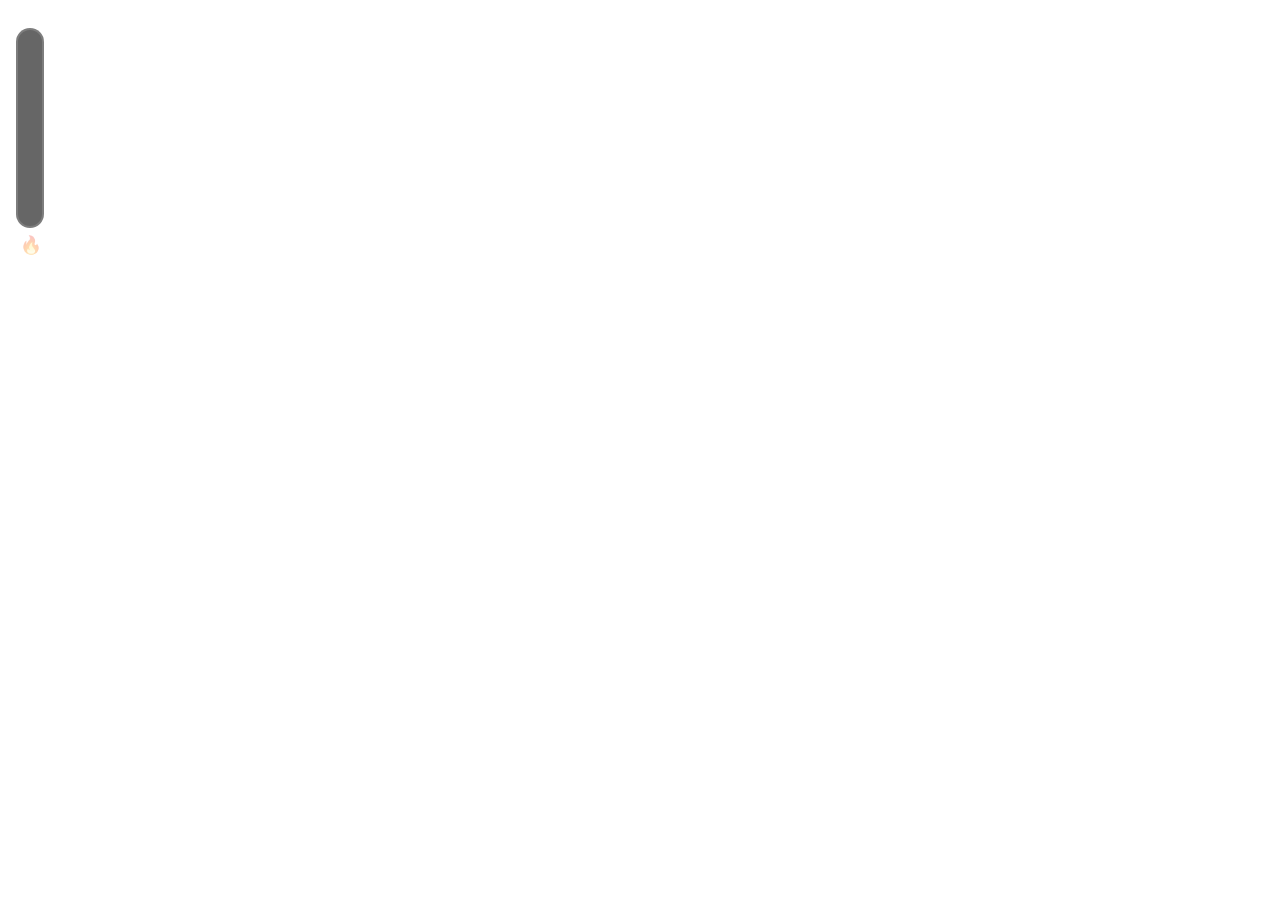
<file: HypeMeter/HypeMeter.html>
<html>
  <head>
    <title>Streamlabs || Hype Meter</title>
  </head>
  <link rel="stylesheet" type="text/css" href="HypeMeter.css" />
  <script type="text/javascript" src="HypeMeter.js"></script>
  <body>
    <!-- Copy and paste ALL CODE from inside the body element into a Custom Widget's Custom HTML -->

    <div id="hype-meter">
      <div id="hype-label">HYPE</div>
      <div id="hype-track">
        <div id="hype-fill"></div>
        <div id="hype-glow"></div>
      </div>
      <div id="hype-icon">🔥</div>
    </div>

  </body>
</html>
</file>
<file: DeathCounter/DeathCounter.css>
* {
  box-sizing: border-box;
  margin: 0;
  padding: 0;
}

body {
  background: transparent;
  overflow: hidden;
  font-family: Arial, sans-serif;
}

#counter-wrap {
  display: inline-flex;
  flex-direction: column;
  align-items: center;
  background: rgba(15, 15, 25, 0.88);
  border-radius: 14px;
  padding: 18px 32px;
  gap: 4px;
}

#counter-icon {
  font-size: 2rem;
  line-height: 1;
}

#counter-value {
  font-size: 4rem;
  font-weight: 700;
  color: #ffffff;
  line-height: 1;
}

#counter-label {
  font-size: 0.75rem;
  font-weight: 700;
  letter-spacing: 0.1em;
  text-transform: uppercase;
  color: rgba(255, 255, 255, 0.45);
}

/* Bump animation on increment */
@keyframes bump {
  0%   { transform: scale(1);    }
  40%  { transform: scale(1.35); }
  100% { transform: scale(1);    }
}

/* Shake animation on decrement */
@keyframes shake {
  0%, 100% { transform: translateX(0);    }
  25%       { transform: translateX(-6px); }
  75%       { transform: translateX(6px);  }
}

#counter-value.bump {
  animation: bump 0.35s cubic-bezier(0.22, 1, 0.36, 1);
}

#counter-value.shake {
  animation: shake 0.3s ease-in-out;
}

/* Write custom CSS below. */
</file>
<file: HypeMeter/HypeMeter.css>
* {
  box-sizing: border-box;
  margin: 0;
  padding: 0;
}

#hype-meter {
  display: flex;
  flex-direction: column;
  align-items: center;
  gap: 6px;
  width: 60px;
  padding: 10px 0;
  font-family: 'Arial Black', Arial, sans-serif;
}

#hype-label {
  color: #fff;
  font-size: 11px;
  font-weight: 900;
  letter-spacing: 2px;
  text-shadow: 0 0 8px rgba(255, 255, 255, 0.8);
  text-align: center;
}

#hype-track {
  position: relative;
  width: 28px;
  height: 200px;
  background: rgba(0, 0, 0, 0.6);
  border-radius: 14px;
  border: 2px solid rgba(255, 255, 255, 0.15);
  overflow: hidden;
}

#hype-fill {
  position: absolute;
  bottom: 0;
  left: 0;
  right: 0;
  height: 0%;
  border-radius: 12px;
  background: linear-gradient(
    to top,
    #1e90ff 0%,
    #00cfff 40%,
    #00ff88 65%,
    #ffee00 80%,
    #ff4400 100%
  );
  transition: height 0.4s cubic-bezier(0.25, 0.46, 0.45, 0.94);
}

#hype-glow {
  position: absolute;
  bottom: 0;
  left: 0;
  right: 0;
  height: 0%;
  border-radius: 12px;
  background: linear-gradient(
    to top,
    rgba(30, 144, 255, 0.3),
    rgba(255, 68, 0, 0.3)
  );
  filter: blur(8px);
  transition: height 0.4s cubic-bezier(0.25, 0.46, 0.45, 0.94);
  pointer-events: none;
}

#hype-icon {
  font-size: 22px;
  line-height: 1;
  opacity: 0.3;
  transition: opacity 0.4s, transform 0.3s;
  transform: scale(0.8);
}

/* State classes applied by JS */

#hype-meter.warm #hype-label {
  color: #00ff88;
  text-shadow: 0 0 10px rgba(0, 255, 136, 0.9);
}

#hype-meter.hot #hype-label {
  color: #ffee00;
  text-shadow: 0 0 12px rgba(255, 238, 0, 1);
}

#hype-meter.hype #hype-label {
  color: #ff4400;
  text-shadow: 0 0 16px rgba(255, 68, 0, 1);
  animation: pulse-label 0.6s ease-in-out infinite alternate;
}

#hype-meter.hype #hype-track {
  border-color: rgba(255, 68, 0, 0.7);
  box-shadow: 0 0 20px rgba(255, 68, 0, 0.5);
}

#hype-meter.warm #hype-icon,
#hype-meter.hot #hype-icon,
#hype-meter.hype #hype-icon {
  opacity: 1;
}

#hype-meter.warm #hype-icon { transform: scale(0.9); }
#hype-meter.hot  #hype-icon { transform: scale(1); }
#hype-meter.hype #hype-icon {
  transform: scale(1.2);
  animation: bounce-icon 0.5s ease-in-out infinite alternate;
}

@keyframes pulse-label {
  from { text-shadow: 0 0 8px rgba(255, 68, 0, 0.7); }
  to   { text-shadow: 0 0 20px rgba(255, 68, 0, 1), 0 0 40px rgba(255, 68, 0, 0.5); }
}

@keyframes bounce-icon {
  from { transform: scale(1.1) translateY(0); }
  to   { transform: scale(1.3) translateY(-3px); }
}
</file>
